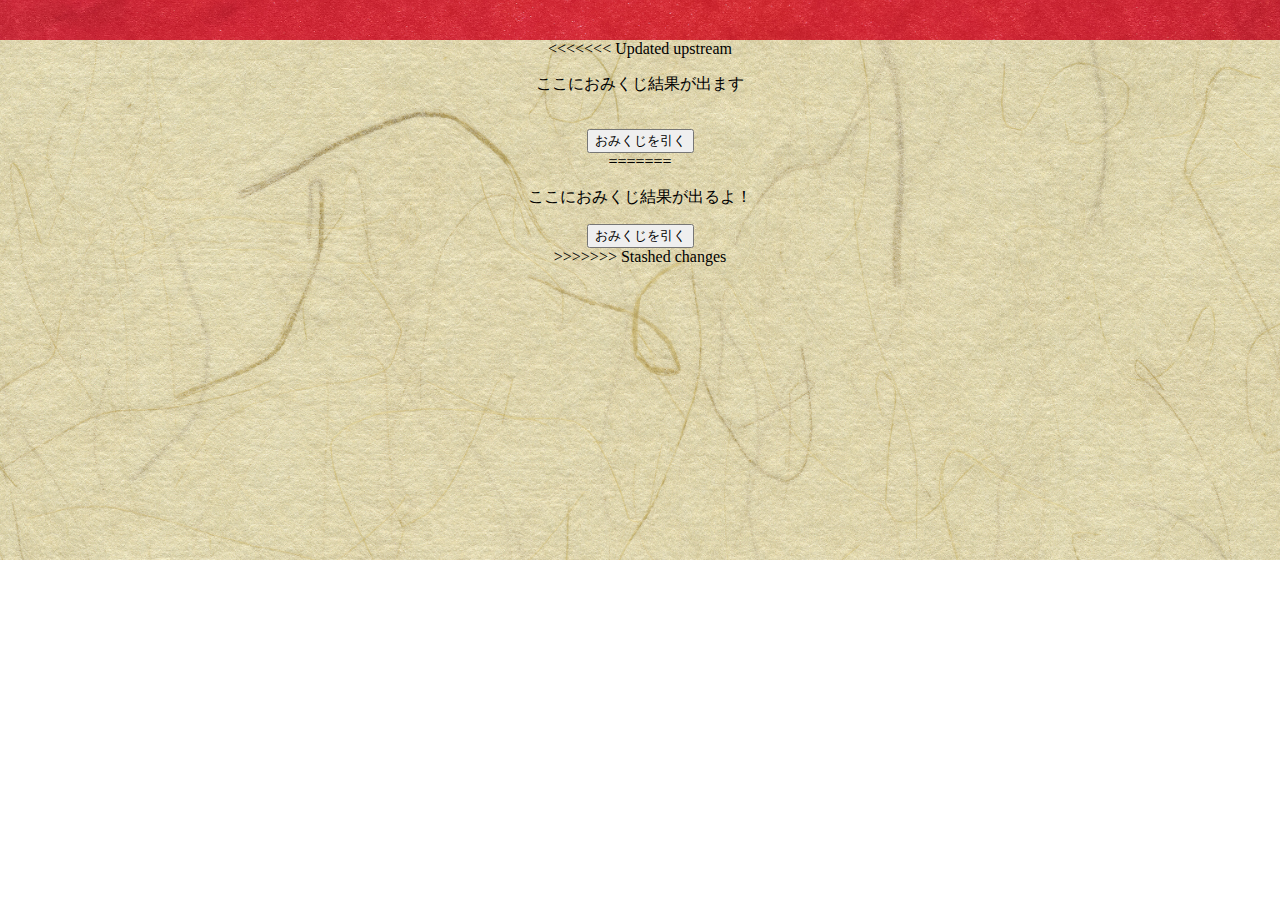
<file: index.html>
<!DOCTYPE html>
<html>
<head>
    <meta charset="UTF-8">
    <title>おみくじ</title>
    <meta name="description" content="ページの概要">
    <meta name="viewport" content="width=device-width">
    <link href="css/index.css" rel="stylesheet">
    <link href="https://fonts.googleapis.com/css2?family=Zen+Kurenaido&family=Zen+Maru+Gothic&family=Dela+Gothic+One&family=Cherry+Bomb+One&family=Kaisei+Decol&display=swap" rel="stylesheet">
</head>
<body>
    <header class="header"></header>

    <main class="main">
<<<<<<< Updated upstream
        <p class="result">ここにおみくじ結果が出ます</p>
        <a class="shrine-link" href="#" target="_blank" style="display: none;">おすすめの神社はこちら</a>
    <br>
        <button id="draw-button">おみくじを引く</button>
    </main>

=======
        <div class="background-image"></div>

        <div class="result-container">
            <p class="result">ここにおみくじ結果が出るよ！</p>
            <div class="shrine-info" style="display: none;">
                <h2 class="shrine-name">神社名</h2>
                <p class="shrine-description">ここに説明が入るよ</p>
                <a class="shrine-link" href="#" target="_blank">神社の公式サイトへ</a>
            </div>
            <button id="draw-button">おみくじを引く</button>
        </div>
    </main>



>>>>>>> Stashed changes
    <footer class="footer"></footer>

    <script src="js/index.js"></script>
</body>
</html>
</file>
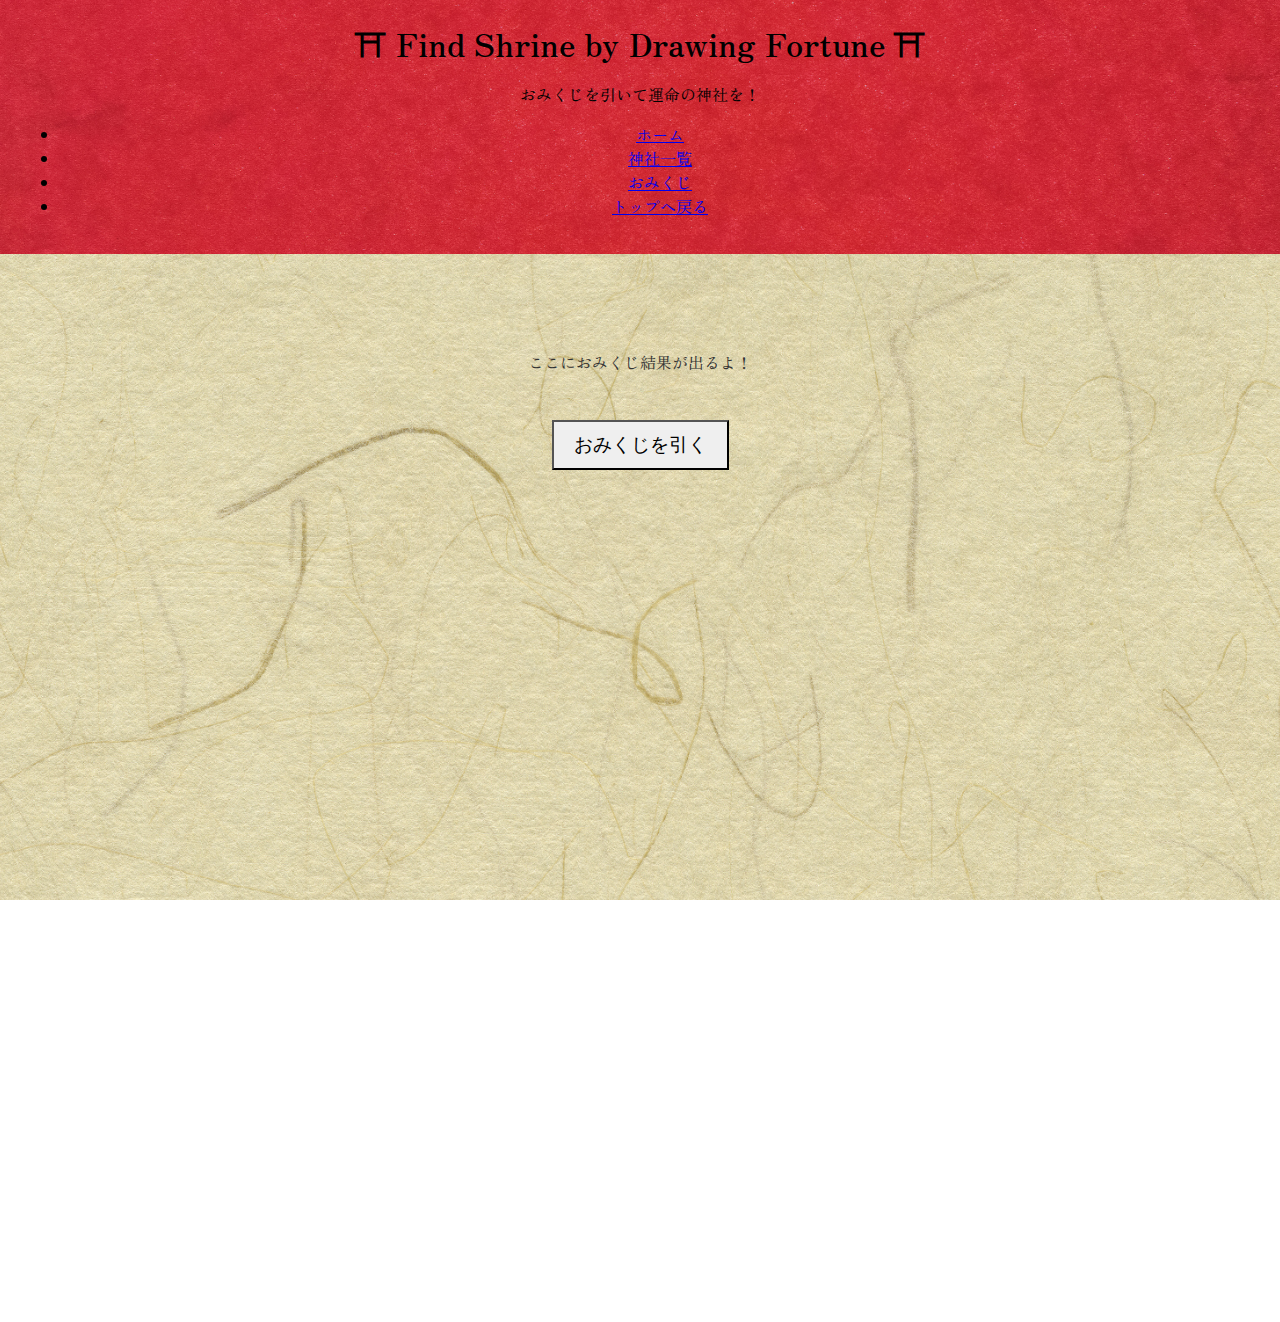
<file: omikuji.html>
<!DOCTYPE html>
<html>
<head>
    <meta charset="UTF-8">
    <title>おみくじ</title>
    <meta name="description" content="おみくじを引いて神社を探そう！">
    <meta name="viewport" content="width=device-width">
    <link href="css/omikuji.css" rel="stylesheet">
    <link href="https://fonts.googleapis.com/css2?family=Zen+Kurenaido&family=Zen+Maru+Gothic&family=Dela+Gothic+One&family=Cherry+Bomb+One&family=Kaisei+Decol&display=swap" rel="stylesheet">
    <link href="https://fonts.googleapis.com/css2?family=Dela+Gothic+One&family=Kaisei+Decol&family=Yuji+Boku&display=swap" rel="stylesheet">
    <link href="https://fonts.googleapis.com/css2?family=Zen+Old+Mincho&display=swap" rel="stylesheet">
    <link rel="icon" href="img/omikujikun.png" type="image/png">
</head>
<body>
    <header>
        <h1 id="clickable-title">⛩ Find Shrine by Drawing Fortune ⛩</h1>
        <p class="sub">おみくじを引いて運命の神社を！</p>
    
    <!-- ハンバーガー -->
    <div class="hamburger" id="hamburger">
        <span></span>
        <span></span>
        <span></span>
    </div>

    <!-- オーバーレイ（暗背景） -->
    <div class="overlay" id="overlay"></div>

    <!-- スライドメニュー -->
    <nav class="side-menu" id="side-menu">
        <ul>
            <li><a href="index.html">ホーム</a></li>
            <li><a href="shrine-list.html">神社一覧</a></li>
            <li><a href="omikuji.html">おみくじ</a></li>
            <li><a href="#top">トップへ戻る</a></li>
        </ul>
    </nav>
    </header>
 
    <main class="main">
        <div class="background-image"></div>

        <div class="result-container">
            <p class="result">ここにおみくじ結果が出るよ！</p>
            <div class="shrine-info" style="display: none;">
                <h2 class="shrine-name">神社名</h2>
                <p class="shrine-description">ここに説明が入るよ</p>
                <a class="shrine-link" href="#" target="_blank">神社の公式サイトへ</a>
            </div>
            <button id="draw-button">おみくじを引く</button>
        </div>
        <!-- くじアニメーション -->
        <div class="omikuji-loading" style="display: none;">
            <p class="omikuji-rolling">おみくじを引いています…</p>
        </div>

    </main>

   <footer class="site-footer">
    <div class="footer-inner">
        <p>2025 六根清浄. All rights reserved.</p>
        <ul class="footer-links">
        <li><a href="index.html">ホーム</a></li>
        <li><a href="shrine-list.html">神社一覧</a></li>
        <li><a href="omikuji.html">おみくじ</a></li>
        <li><a href="#top">トップへ戻る</a></li>
        </ul>
    </div>
    </footer>

    <script src="js/index.js"></script>
    <script>
        document.getElementById("clickable-title").addEventListener("click", function () {
            // クリック時の動作
            window.location.href = "index.html";
        });
    </script>
    <script>
    const hamburger = document.getElementById('hamburger');
    const sideMenu = document.getElementById('side-menu');
    const overlay = document.getElementById('overlay');

    hamburger.addEventListener('click', () => {
        sideMenu.classList.toggle('open');
        overlay.classList.toggle('show');
    });

    overlay.addEventListener('click', () => {
        sideMenu.classList.remove('open');
        overlay.classList.remove('show');
    });
    </script>
</body>
</html>
</file>
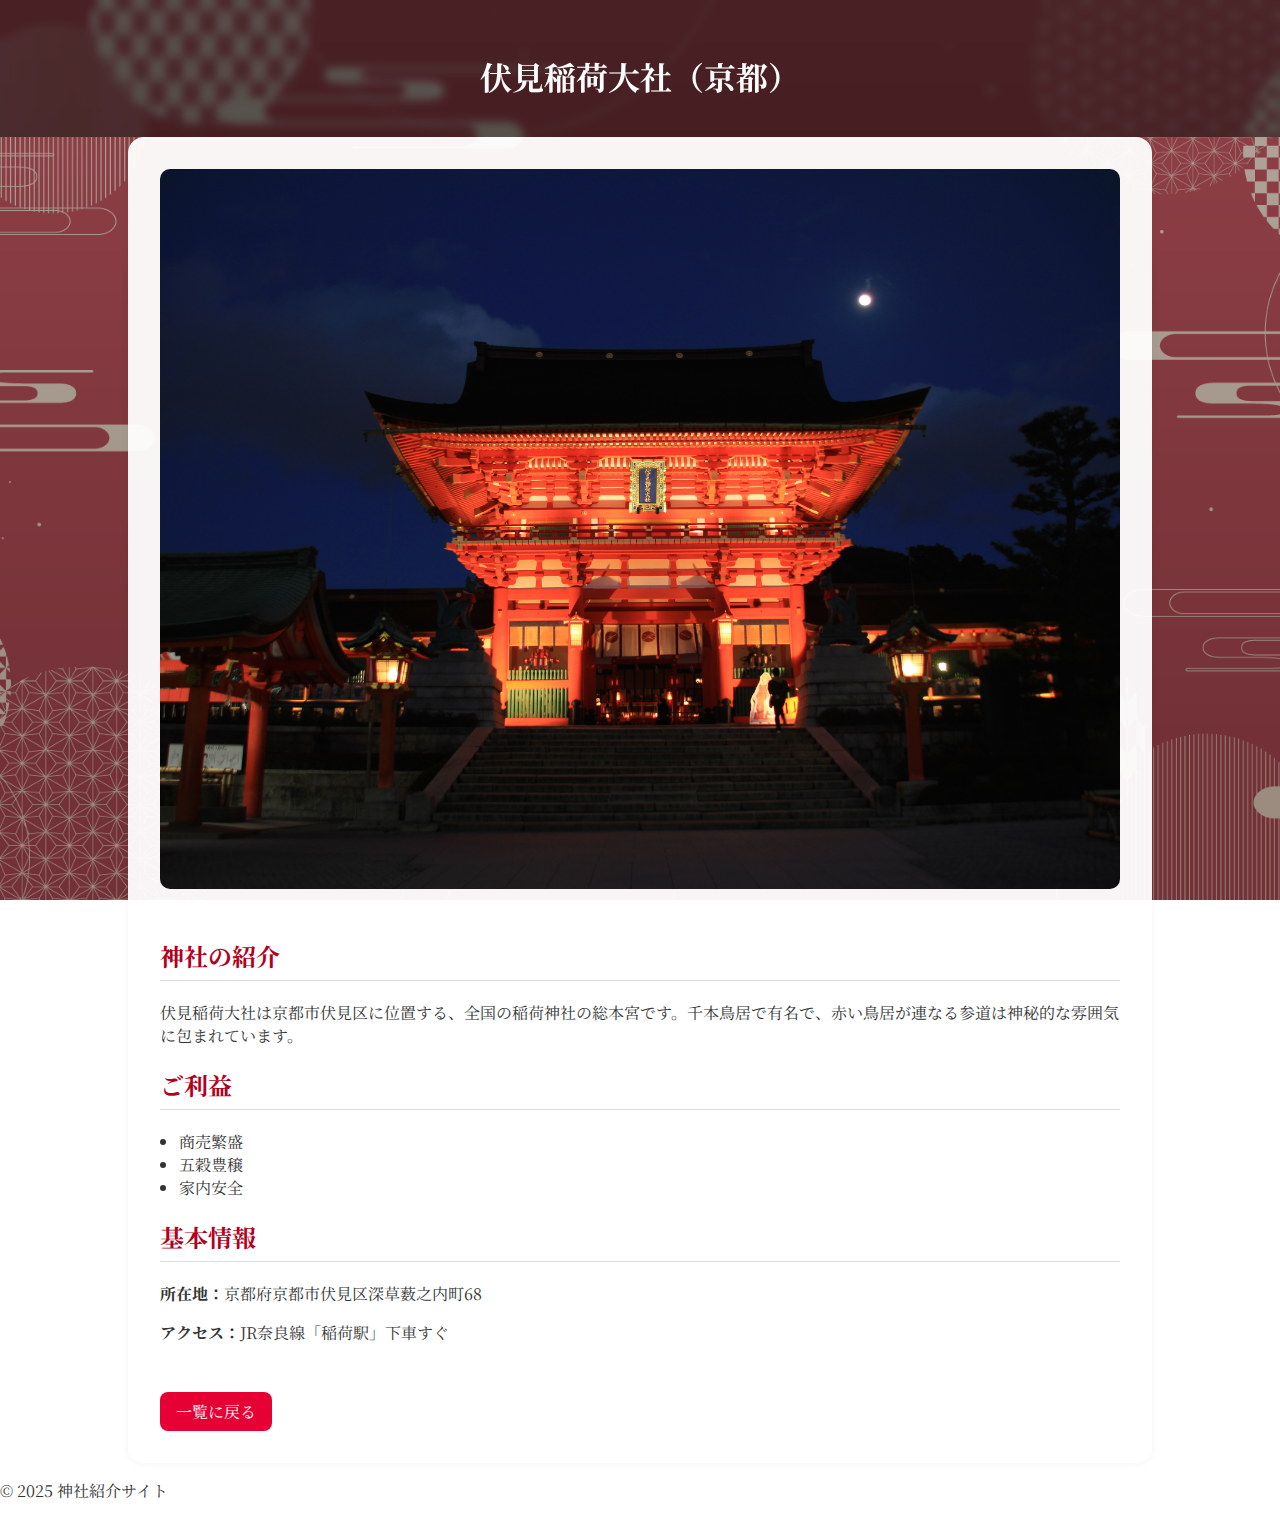
<file: introduction-shrines/fushimi2.html>
<!DOCTYPE html>
<html lang="ja">
<head>
  <meta charset="UTF-8">
  <title>伏見稲荷大社（京都） - 神社紹介</title>
  <link rel="stylesheet" href="../css/shrine-detail.css">
  <link href="https://fonts.googleapis.com/css2?family=Noto+Serif+JP:wght@500&display=swap" rel="stylesheet">
</head>
<body>
  <header>
    <h1>伏見稲荷大社（京都）</h1>
  </header>
  <main>
    <img src="../img/fushimi.jpg" alt="伏見稲荷大社" class="main-image">
    <section class="description">
      <h2>神社の紹介</h2>
      <p>伏見稲荷大社は京都市伏見区に位置する、全国の稲荷神社の総本宮です。千本鳥居で有名で、赤い鳥居が連なる参道は神秘的な雰囲気に包まれています。</p>
      <h2>ご利益</h2>
      <ul>
        <li>商売繁盛</li>
        <li>五穀豊穣</li>
        <li>家内安全</li>
      </ul>
      <h2>基本情報</h2>
      <p><strong>所在地：</strong>京都府京都市伏見区深草薮之内町68</p>
      <p><strong>アクセス：</strong>JR奈良線「稲荷駅」下車すぐ</p>
    </section>
    <a href="shrine-list.html" class="back-button">一覧に戻る</a>
  </main>
  <footer>
    <p>&copy; 2025 神社紹介サイト</p>
  </footer>
</body>
</html>
</file>
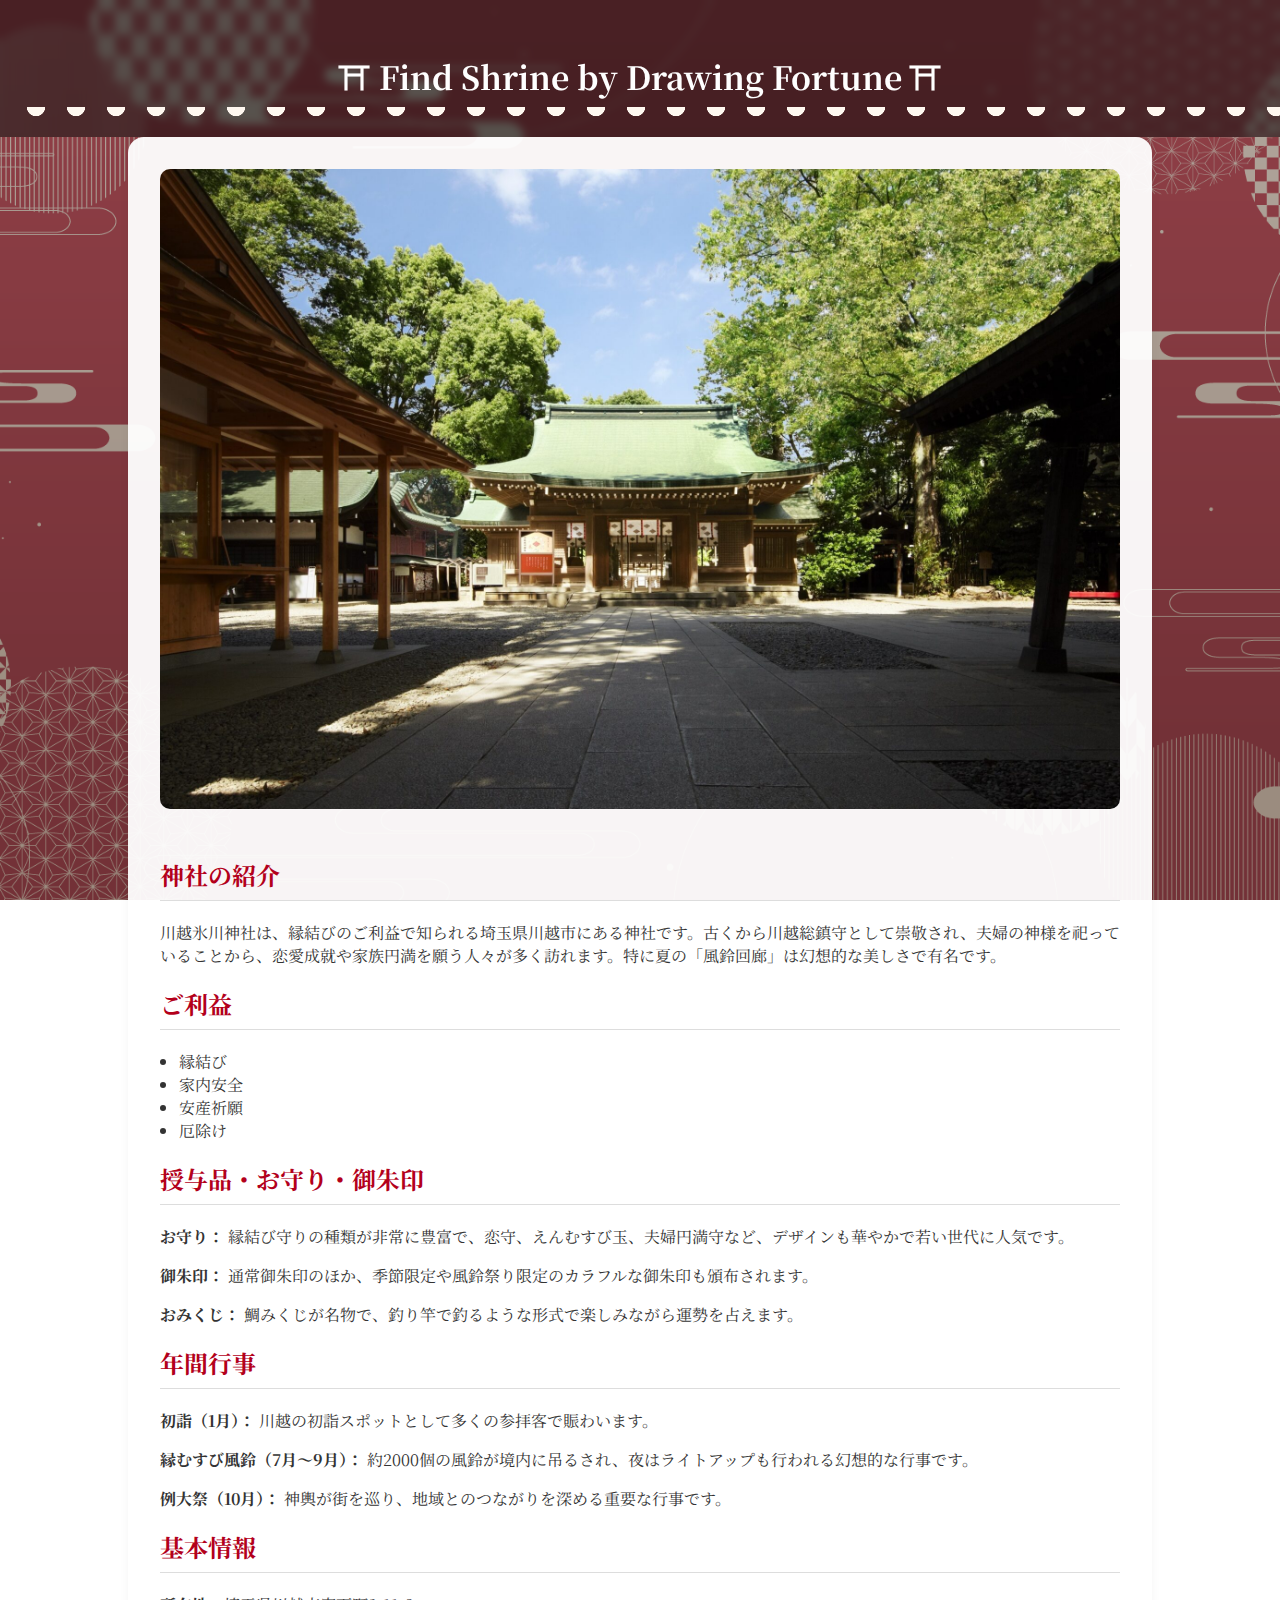
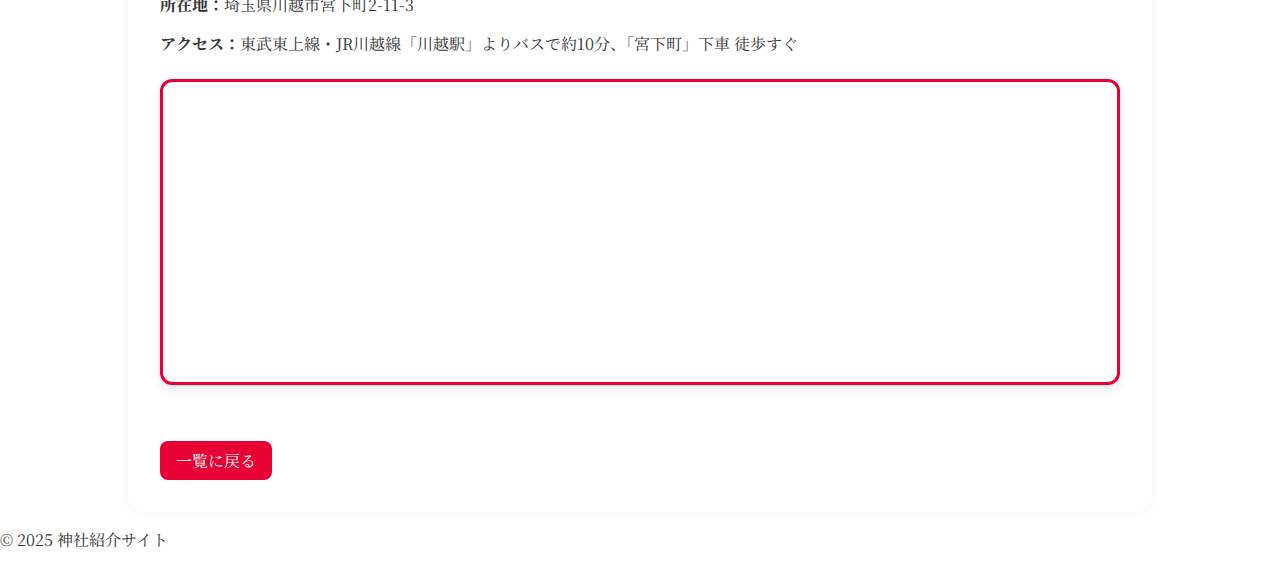
<file: introduction-shrines/kawagoe2.html>
<!-- 川越氷川神社（kawagoe2.html） 拡張版 -->
<!DOCTYPE html>
<html lang="ja">
<head>
  <meta charset="UTF-8">
  <title>川越氷川神社（埼玉） - 神社紹介</title>
  <link rel="stylesheet" href="../css/shrine-detail.css">
  <link href="https://fonts.googleapis.com/css2?family=Noto+Serif+JP:wght@500&display=swap" rel="stylesheet">
</head>
<body>
  <header>
    <div class="header">
      <h1><a href="../index.html">⛩ Find Shrine by Drawing Fortune ⛩</a></h1>
      <h2></h2>
    </div>
    <div class="wave"></div>
  </header>
  <main>
    <img src="../img/kawagoe.jpg" alt="川越氷川神社" class="main-image">
    <section class="description">
      <h2>神社の紹介</h2>
      <p>川越氷川神社は、縁結びのご利益で知られる埼玉県川越市にある神社です。古くから川越総鎮守として崇敬され、夫婦の神様を祀っていることから、恋愛成就や家族円満を願う人々が多く訪れます。特に夏の「風鈴回廊」は幻想的な美しさで有名です。</p>

      <h2>ご利益</h2>
      <ul>
        <li>縁結び</li>
        <li>家内安全</li>
        <li>安産祈願</li>
        <li>厄除け</li>
      </ul>

      <h2>授与品・お守り・御朱印</h2>
      <p><strong>お守り：</strong> 縁結び守りの種類が非常に豊富で、恋守、えんむすび玉、夫婦円満守など、デザインも華やかで若い世代に人気です。</p>
      <p><strong>御朱印：</strong> 通常御朱印のほか、季節限定や風鈴祭り限定のカラフルな御朱印も頒布されます。</p>
      <p><strong>おみくじ：</strong> 鯛みくじが名物で、釣り竿で釣るような形式で楽しみながら運勢を占えます。</p>

      <h2>年間行事</h2>
      <p><strong>初詣（1月）：</strong> 川越の初詣スポットとして多くの参拝客で賑わいます。</p>
      <p><strong>縁むすび風鈴（7月〜9月）：</strong> 約2000個の風鈴が境内に吊るされ、夜はライトアップも行われる幻想的な行事です。</p>
      <p><strong>例大祭（10月）：</strong> 神輿が街を巡り、地域とのつながりを深める重要な行事です。</p>

      <h2>基本情報</h2>
      <p><strong>所在地：</strong>埼玉県川越市宮下町2-11-3</p>
      <p><strong>アクセス：</strong>東武東上線・JR川越線「川越駅」よりバスで約10分、「宮下町」下車 徒歩すぐ</p>

      <div class="map-container">
        <iframe
          src="https://www.google.com/maps/embed?pb=!1m18!1m12!1m3!1d3247.239778651893!2d139.47594497575394!3d35.91407977252688!2m3!1f0!2f0!3f0!3m2!1i1024!2i768!4f13.1!3m3!1m2!1s0x6018cd45699a4f99%3A0xa9cf7b123b5d9aa8!2z5bed5bed5rGg6Iqx5a2m!5e0!3m2!1sja!2sjp!4v1721455822706!5m2!1sja!2sjp"
          allowfullscreen
          loading="lazy"
          referrerpolicy="no-referrer-when-downgrade">
        </iframe>
      </div>

    </section>
    <a href="../shrine-list.html" class="back-button">一覧に戻る</a>
  </main>
  <footer>
    <p>&copy; 2025 神社紹介サイト</p>
  </footer>
</body>
</html>
</file>
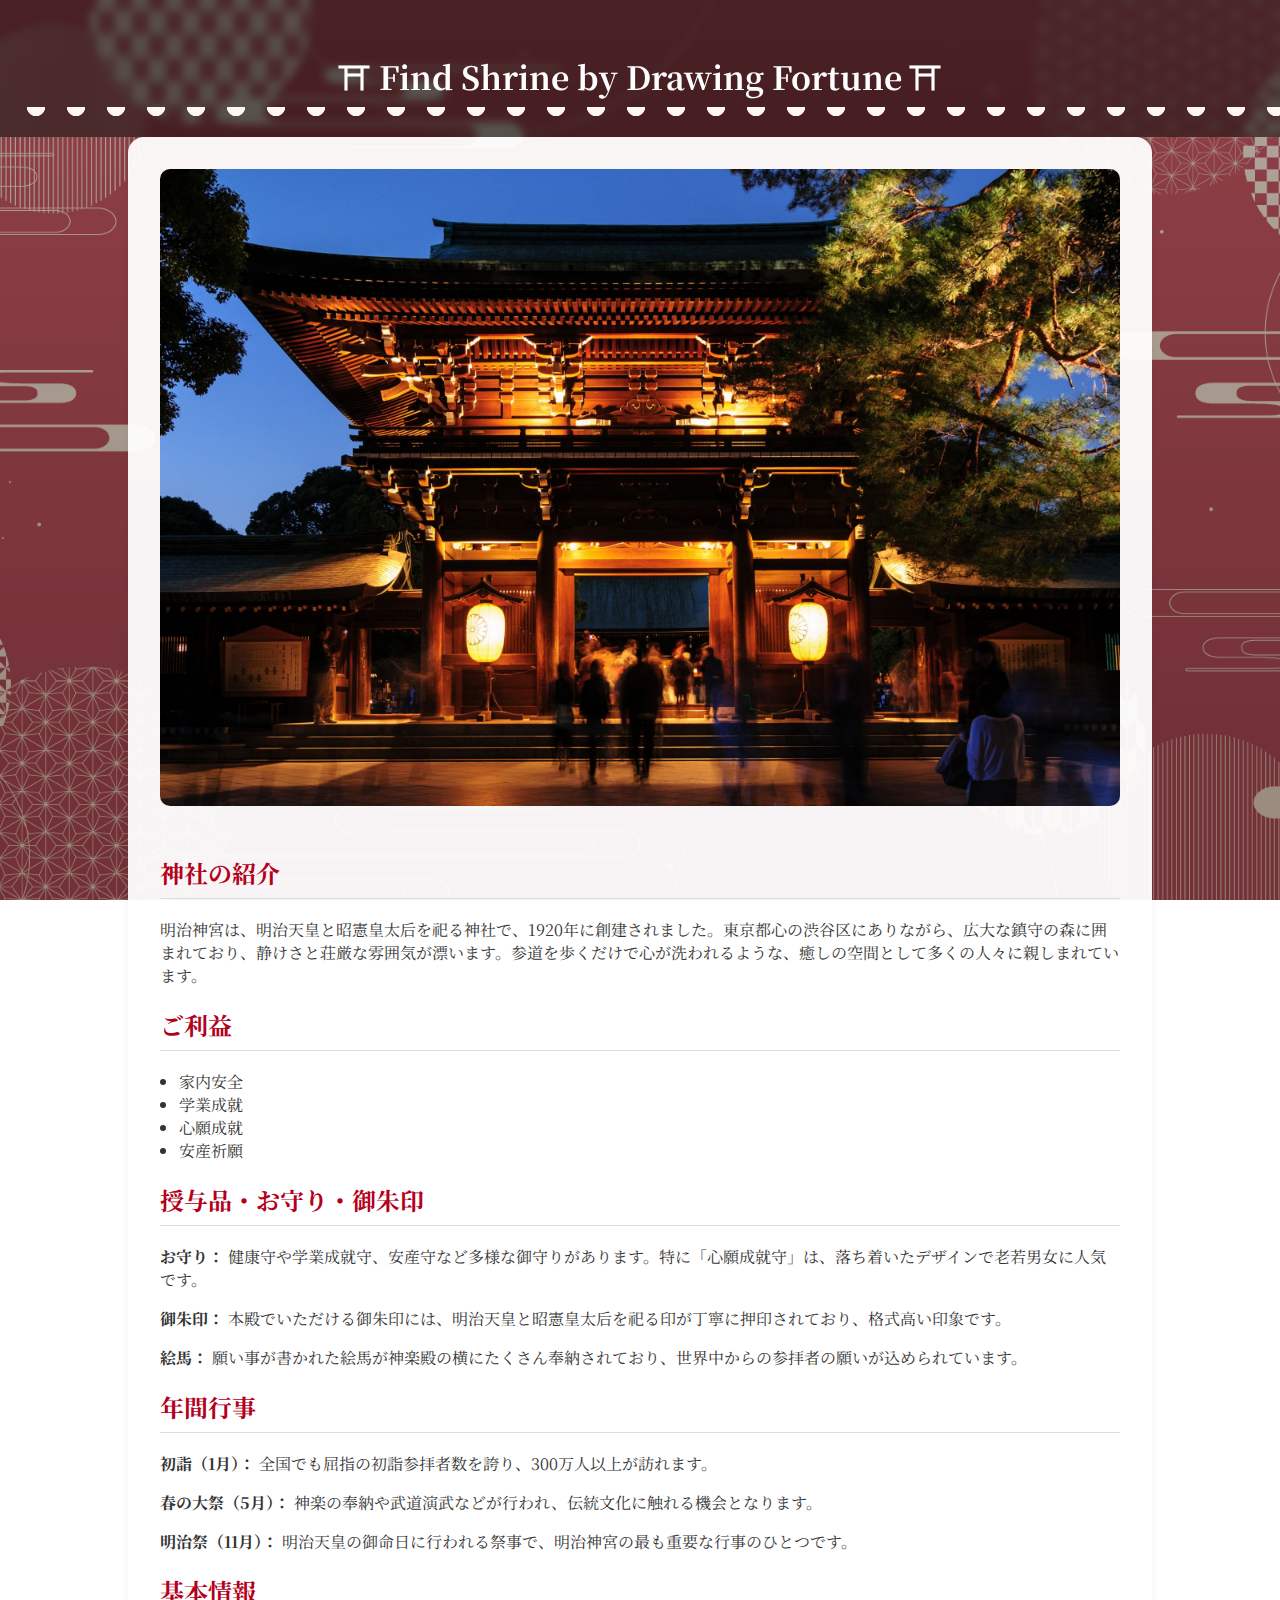
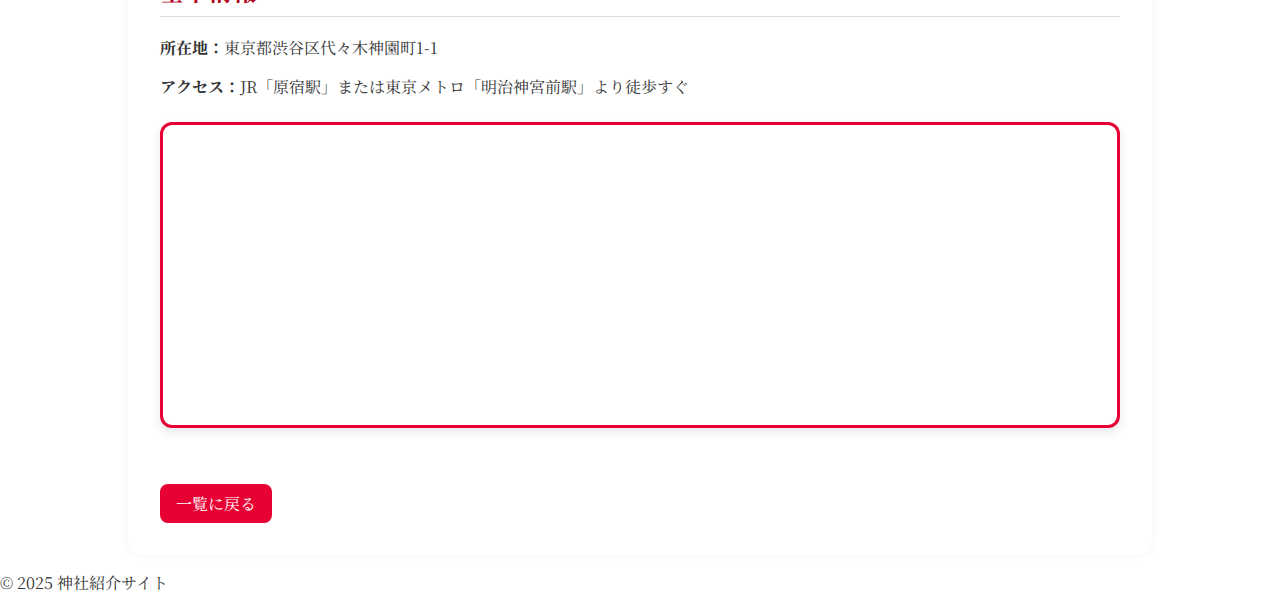
<file: introduction-shrines/meiji2.html>
<!DOCTYPE html>
<html lang="ja">
<head>
  <meta charset="UTF-8">
  <title>明治神宮（東京） - 神社紹介</title>
  <link rel="stylesheet" href="../css/shrine-detail.css">
  <link href="https://fonts.googleapis.com/css2?family=Noto+Serif+JP:wght@500&display=swap" rel="stylesheet">
</head>
<body>
  <header>
    <div class="header">
      <h1><a href="../index.html">⛩ Find Shrine by Drawing Fortune ⛩</a></h1>
      <h2></h2>
    </div>
    <div class="wave"></div>
  </header>
  <main>
    <img src="../img/meiji.jpg" alt="明治神宮" class="main-image">
    <section class="description">
      <h2>神社の紹介</h2>
      <p>明治神宮は、明治天皇と昭憲皇太后を祀る神社で、1920年に創建されました。東京都心の渋谷区にありながら、広大な鎮守の森に囲まれており、静けさと荘厳な雰囲気が漂います。参道を歩くだけで心が洗われるような、癒しの空間として多くの人々に親しまれています。</p>

      <h2>ご利益</h2>
      <ul>
        <li>家内安全</li>
        <li>学業成就</li>
        <li>心願成就</li>
        <li>安産祈願</li>
      </ul>

      <h2>授与品・お守り・御朱印</h2>
      <p><strong>お守り：</strong> 健康守や学業成就守、安産守など多様な御守りがあります。特に「心願成就守」は、落ち着いたデザインで老若男女に人気です。</p>
      <p><strong>御朱印：</strong> 本殿でいただける御朱印には、明治天皇と昭憲皇太后を祀る印が丁寧に押印されており、格式高い印象です。</p>
      <p><strong>絵馬：</strong> 願い事が書かれた絵馬が神楽殿の横にたくさん奉納されており、世界中からの参拝者の願いが込められています。</p>

      <h2>年間行事</h2>
      <p><strong>初詣（1月）：</strong> 全国でも屈指の初詣参拝者数を誇り、300万人以上が訪れます。</p>
      <p><strong>春の大祭（5月）：</strong> 神楽の奉納や武道演武などが行われ、伝統文化に触れる機会となります。</p>
      <p><strong>明治祭（11月）：</strong> 明治天皇の御命日に行われる祭事で、明治神宮の最も重要な行事のひとつです。</p>

      <h2>基本情報</h2>
      <p><strong>所在地：</strong>東京都渋谷区代々木神園町1-1</p>
      <p><strong>アクセス：</strong>JR「原宿駅」または東京メトロ「明治神宮前駅」より徒歩すぐ</p>

      <div class="map-container">
        <iframe
          src="https://www.google.com/maps/embed?pb=!1m18!1m12!1m3!1d3241.122398465979!2d139.69633007576128!3d35.67639817258537!2m3!1f0!2f0!3f0!3m2!1i1024!2i768!4f13.1!3m3!1m2!1s0x60188ca974f364f3%3A0xf754cb7e25b2c99f!2z5ZCI5p2R5Z-O5aSn!5e0!3m2!1sja!2sjp!4v1721455866703!5m2!1sja!2sjp"
          allowfullscreen
          loading="lazy"
          referrerpolicy="no-referrer-when-downgrade">
        </iframe>
      </div>

    </section>
    <a href="../shrine-list.html" class="back-button">一覧に戻る</a>
  </main>
  <footer>
    <p>&copy; 2025 神社紹介サイト</p>
  </footer>
</body>
</html>
</file>
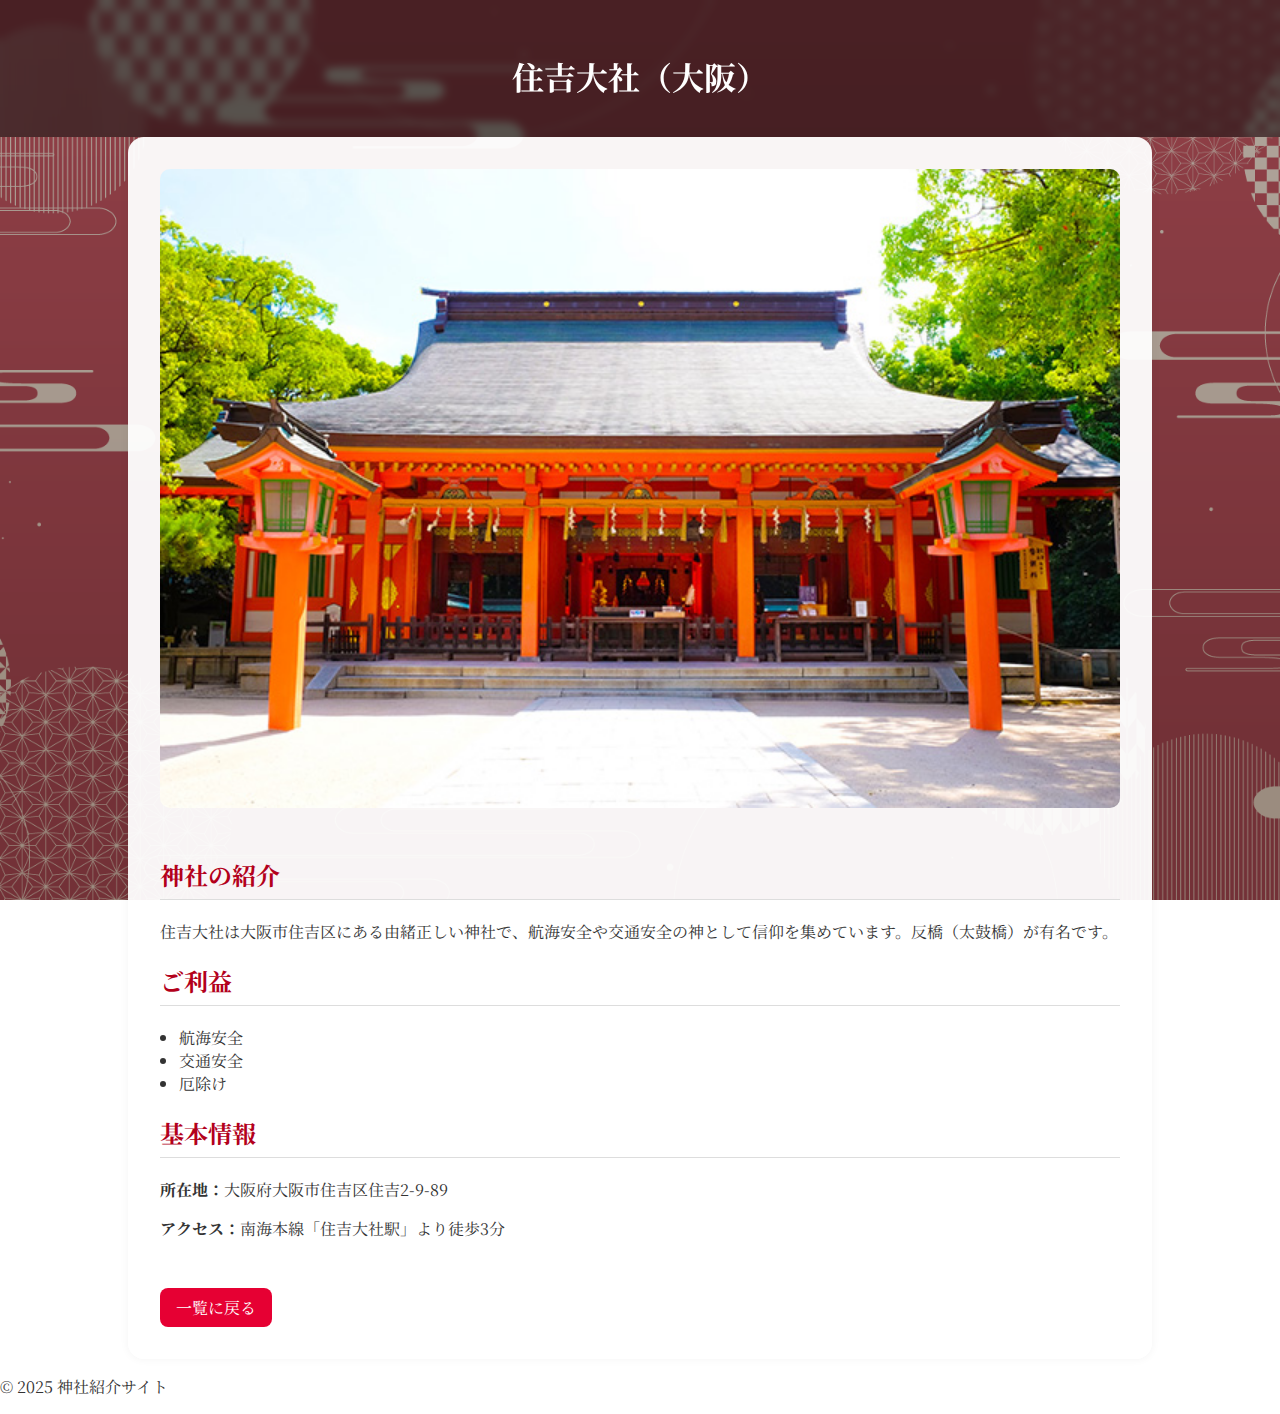
<file: introduction-shrines/sumiyoshi2.html>
<!DOCTYPE html>
<html lang="ja">
<head>
  <meta charset="UTF-8">
  <title>住吉大社（大阪） - 神社紹介</title>
  <link rel="stylesheet" href="../css/shrine-detail.css">
  <link href="https://fonts.googleapis.com/css2?family=Noto+Serif+JP:wght@500&display=swap" rel="stylesheet">
</head>
<body>
  <header>
    <h1>住吉大社（大阪）</h1>
  </header>
  <main>
    <img src="../img/sumiyoshi.jpg" alt="住吉大社" class="main-image">
    <section class="description">
      <h2>神社の紹介</h2>
      <p>住吉大社は大阪市住吉区にある由緒正しい神社で、航海安全や交通安全の神として信仰を集めています。反橋（太鼓橋）が有名です。</p>
      <h2>ご利益</h2>
      <ul>
        <li>航海安全</li>
        <li>交通安全</li>
        <li>厄除け</li>
      </ul>
      <h2>基本情報</h2>
      <p><strong>所在地：</strong>大阪府大阪市住吉区住吉2-9-89</p>
      <p><strong>アクセス：</strong>南海本線「住吉大社駅」より徒歩3分</p>
    </section>
    <a href="shrine-list.html" class="back-button">一覧に戻る</a>
  </main>
  <footer>
    <p>&copy; 2025 神社紹介サイト</p>
  </footer>
</body>
</html>
</file>
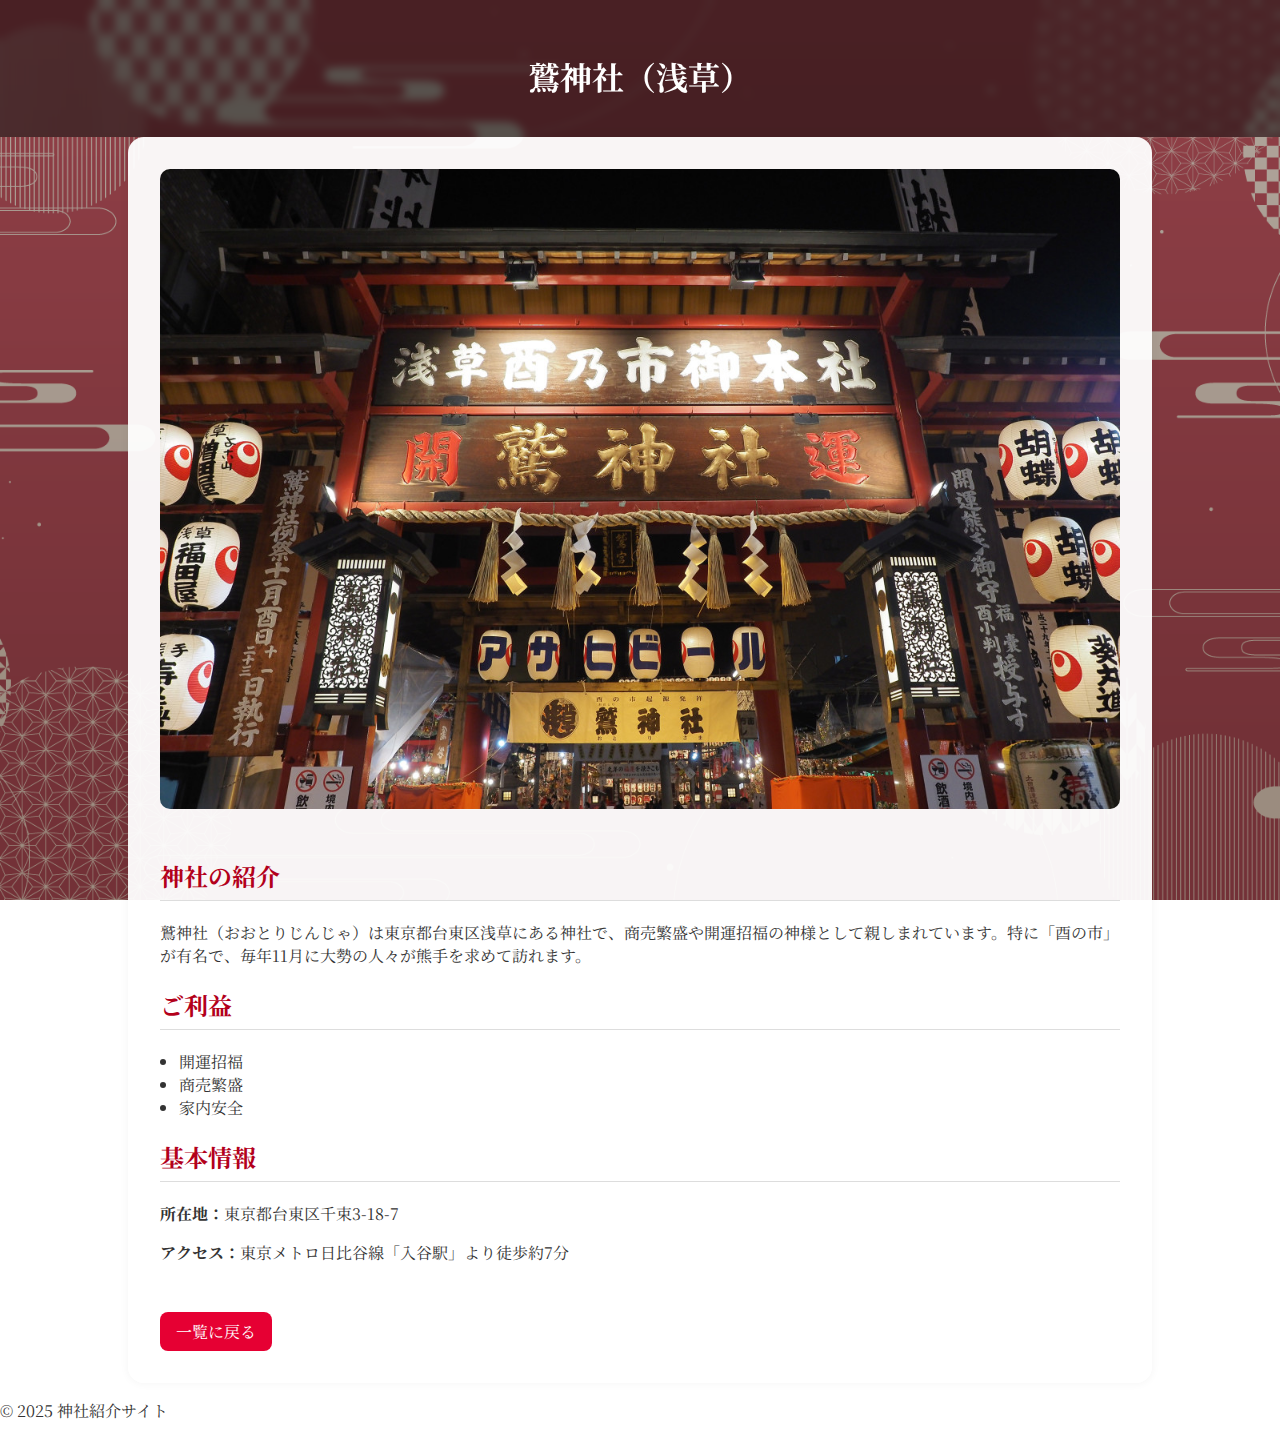
<file: introduction-shrines/washi2.html>
<!DOCTYPE html>
<html lang="ja">
<head>
  <meta charset="UTF-8">
  <title>鷲神社（浅草） - 神社紹介</title>
  <link rel="stylesheet" href="../css/shrine-detail.css">
  <link href="https://fonts.googleapis.com/css2?family=Noto+Serif+JP:wght@500&display=swap" rel="stylesheet">
</head>
<body>
  <header>
    <h1>鷲神社（浅草）</h1>
  </header>
  <main>
    <img src="../img/washi.jpg" alt="鷲神社" class="main-image">
    <section class="description">
      <h2>神社の紹介</h2>
      <p>鷲神社（おおとりじんじゃ）は東京都台東区浅草にある神社で、商売繁盛や開運招福の神様として親しまれています。特に「酉の市」が有名で、毎年11月に大勢の人々が熊手を求めて訪れます。</p>
      <h2>ご利益</h2>
      <ul>
        <li>開運招福</li>
        <li>商売繁盛</li>
        <li>家内安全</li>
      </ul>
      <h2>基本情報</h2>
      <p><strong>所在地：</strong>東京都台東区千束3-18-7</p>
      <p><strong>アクセス：</strong>東京メトロ日比谷線「入谷駅」より徒歩約7分</p>
    </section>
    <a href="../shrine-list.html" class="back-button">一覧に戻る</a>
  </main>
  <footer>
    <p>&copy; 2025 神社紹介サイト</p>
  </footer>
</body>
</html>
</file>
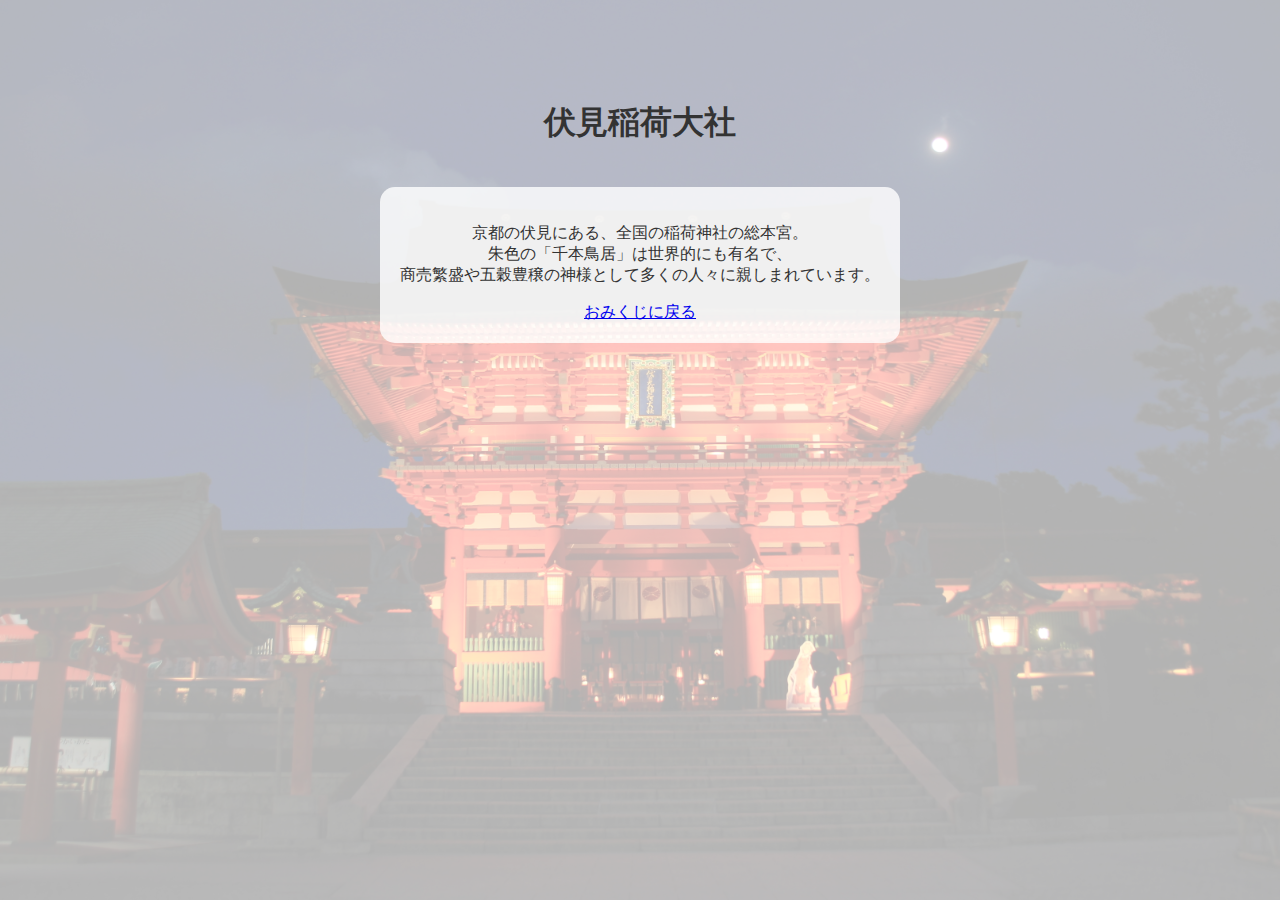
<file: shrine/fushimi.html>
<!DOCTYPE html>
<html lang="ja">
<head>
  <meta charset="UTF-8">
  <title>伏見稲荷大社</title>
  <meta name="viewport" content="width=device-width, initial-scale=1">
  <link rel="stylesheet" href="../css/omikuji_result.css">
  <link href="https://fonts.googleapis.com/css2?family=Zen+Maru+Gothic&display=swap" rel="stylesheet">
</head>
<body>
  <div class="main">
    <!-- 背景画像 -->
    <div class="background-image" style="background-image: url('../img/fushimi.jpg');"></div>

    <div class="result-container">
      <h1>伏見稲荷大社</h1>
      <p id="omikuji-result" style="display: none; font-size: 1.5rem;"></p>

      <div class="shrine-info">
        <p>
          京都の伏見にある、全国の稲荷神社の総本宮。<br>
          朱色の「千本鳥居」は世界的にも有名で、<br>
          商売繁盛や五穀豊穣の神様として多くの人々に親しまれています。
        </p>
        <a href="../omikuji.html">おみくじに戻る</a>
      </div>
    </div>
  </div>

  <script>
    // URLから ?result=◯◯ を取得
    const params = new URLSearchParams(window.location.search);
    const result = params.get("result");

    if (result) {
      const container = document.getElementById("omikuji-result");
      container.textContent = `あなたの運勢は… ${result}！`;
      container.style.display = "block";
      if (result.includes('大吉')) {
        container.classList.add("big-daikichi");
      }
    }
  </script>
</body>
</html>
</file>
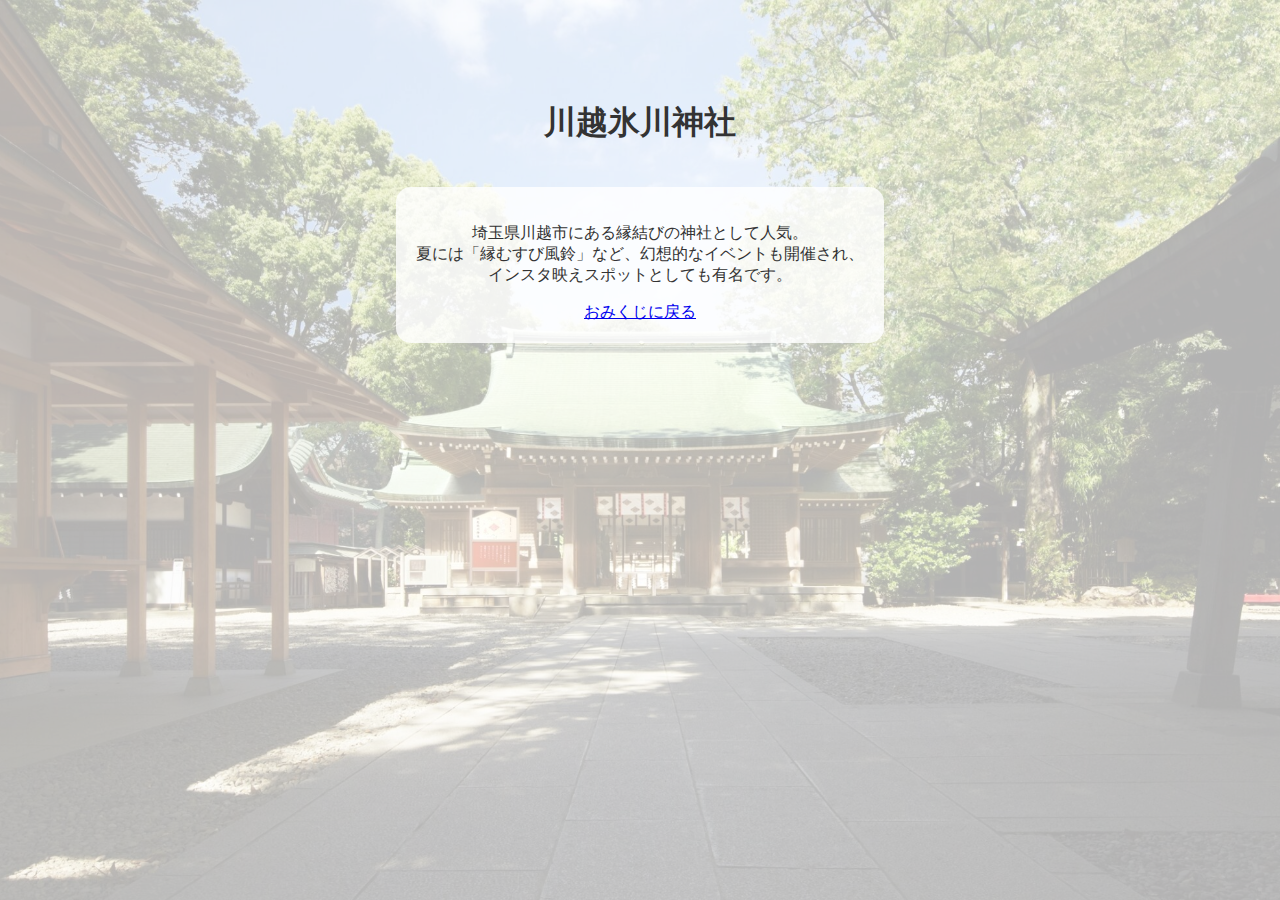
<file: shrine/kawagoe.html>
<!DOCTYPE html>
<html lang="ja">
<head>
  <meta charset="UTF-8">
  <title>川越氷川神社</title>
  <meta name="viewport" content="width=device-width, initial-scale=1">
  <link rel="stylesheet" href="../css/omikuji_result.css">
  <link href="https://fonts.googleapis.com/css2?family=Zen+Maru+Gothic&display=swap" rel="stylesheet">
</head>
<body>
  <div class="main">
    <!-- 背景画像 -->
    <div class="background-image" style="background-image: url('../img/kawagoe.jpg');"></div>

    <div class="result-container">
      <h1>川越氷川神社</h1>
      <p id="omikuji-result" style="display: none; font-size: 1.5rem;"></p>

      <div class="shrine-info">
        <p>
          埼玉県川越市にある縁結びの神社として人気。<br>
          夏には「縁むすび風鈴」など、幻想的なイベントも開催され、<br>
          インスタ映えスポットとしても有名です。
        </p>
        <a href="../omikuji.html">おみくじに戻る</a>
      </div>
    </div>
  </div>

  <script>
    // URLから ?result=◯◯ を取得
    const params = new URLSearchParams(window.location.search);
    const result = params.get("result");

    if (result) {
      const container = document.getElementById("omikuji-result");
      container.textContent = `あなたの運勢は… ${result}！`;
      container.style.display = "block";
      if (result.includes('大吉')) {
        container.classList.add("big-daikichi");
      }
    }
  </script>
</body>
</html>
</file>
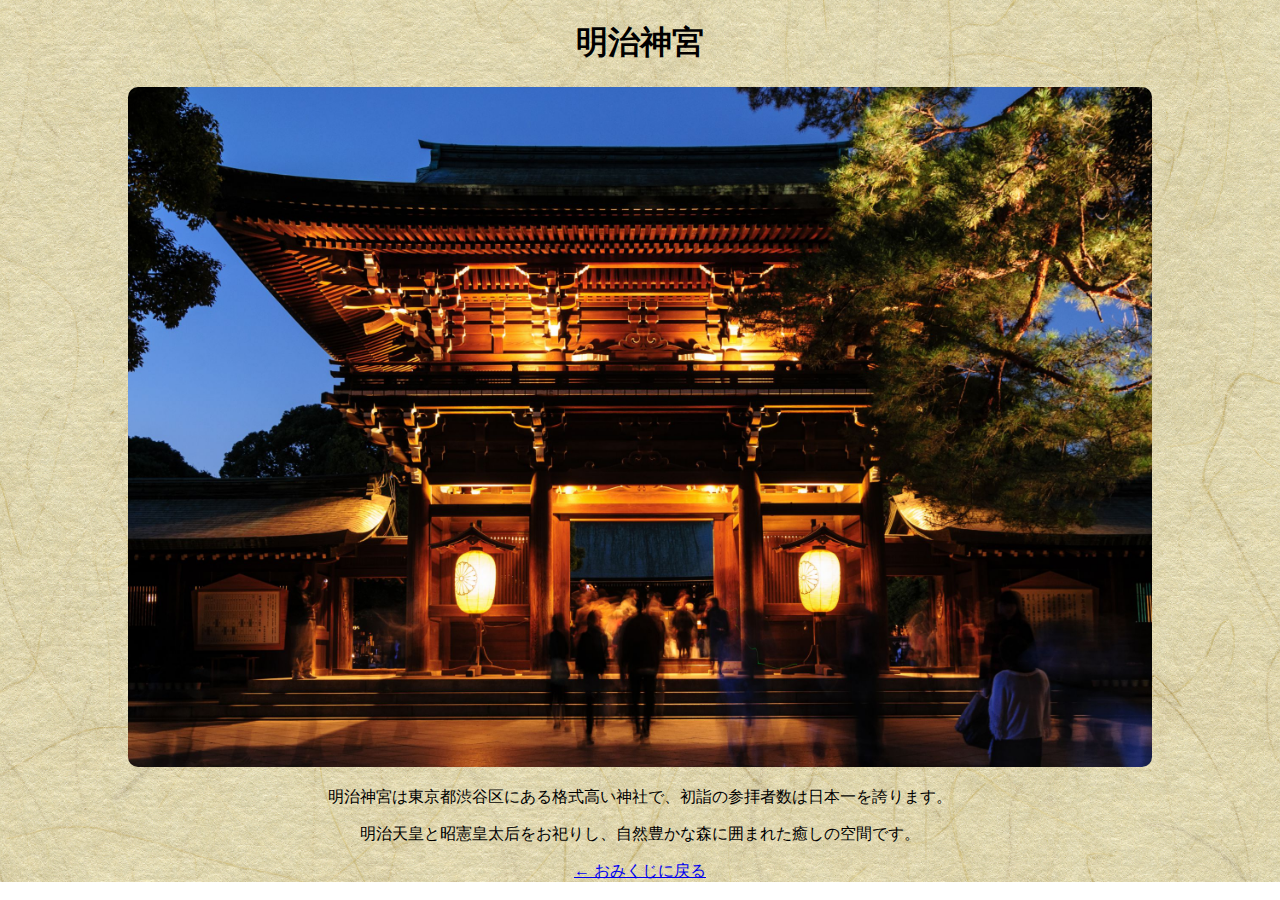
<file: shrine/meiji.html>
<!DOCTYPE html>
<html lang="ja">
<head>
    <meta charset="UTF-8">
    <title>明治神宮</title>
    <meta name="viewport" content="width=device-width">
    <link rel="stylesheet" href="../css/index.css">
</head>
<body>
    <main class="main">
        <h1>明治神宮</h1>
        <p id="omikuji-result" style="display: none; font-weight: bold; font-size: 1.5rem; color: crimson;"></p>

        <img src="../img/meiji.jpg" alt="明治神宮" style="max-width: 80%; border-radius: 10px;">
        <p>明治神宮は東京都渋谷区にある格式高い神社で、初詣の参拝者数は日本一を誇ります。</p>
        <p>明治天皇と昭憲皇太后をお祀りし、自然豊かな森に囲まれた癒しの空間です。</p>
        <a href="../index.html">← おみくじに戻る</a>
    </main>
</body>
<script>
  // URLから ?result=◯◯ を取得
  const params = new URLSearchParams(window.location.search);
  const result = params.get("result");

  if (result) {
    const container = document.getElementById("omikuji-result");
    container.textContent = `あなたの運勢は… ${result}！`;
    container.style.display = "block";
  }
</script>
</html>
</file>
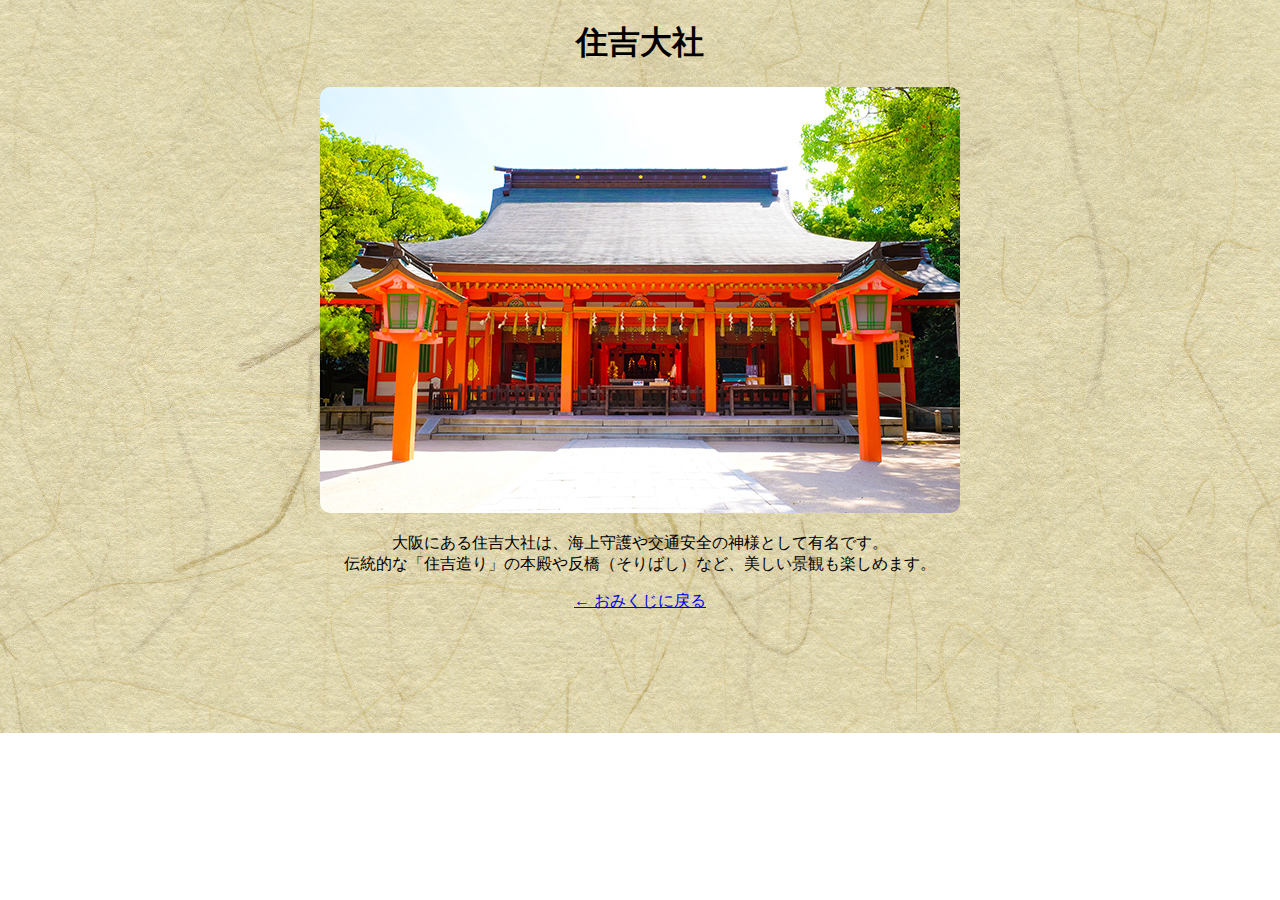
<file: shrine/sumiyoshi.html>
<!DOCTYPE html>
<html lang="ja">
<head>
    <meta charset="UTF-8">
    <title>住吉大社</title>
    <meta name="viewport" content="width=device-width">
    <link rel="stylesheet" href="../css/index.css">
</head>
<body>
    <main class="main">
        <h1>住吉大社</h1>
        <p id="omikuji-result" style="display: none; font-weight: bold; font-size: 1.5rem; color: crimson;"></p>
        <img src="../img/sumiyoshi.jpg" alt="住吉大社" style="max-width: 80%; border-radius: 10px;">
        <p>大阪にある住吉大社は、海上守護や交通安全の神様として有名です。<br>
        伝統的な「住吉造り」の本殿や反橋（そりばし）など、美しい景観も楽しめます。</p>
        <a href="../index.html">← おみくじに戻る</a>
    </main>
</body>
<script>
  // URLから ?result=◯◯ を取得
  const params = new URLSearchParams(window.location.search);
  const result = params.get("result");

  if (result) {
    const container = document.getElementById("omikuji-result");
    container.textContent = `あなたの運勢は… ${result}！`;
    container.style.display = "block";
  }
</script>
</html>
</file>
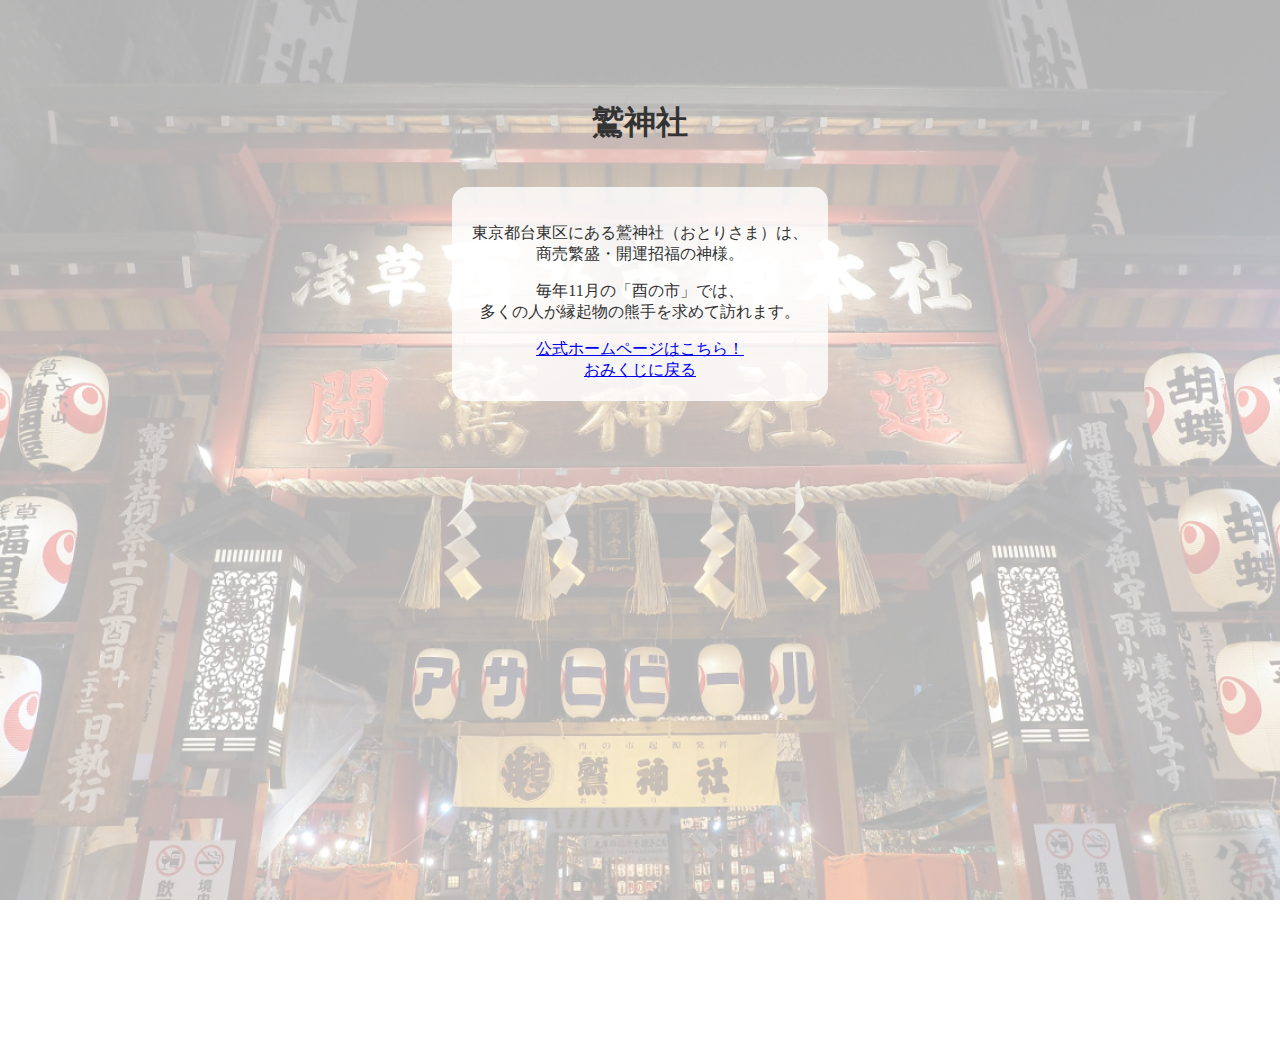
<file: shrine/washi.html>
<!DOCTYPE html>
<html lang="ja">
<head>
  <meta charset="UTF-8">
  <title>鷲神社</title>
  <meta name="viewport" content="width=device-width, initial-scale=1">
  <link rel="stylesheet" href="../css/omikuji_result.css">
  <link href="https://fonts.googleapis.com/css2?family=Zen+Maru+Gothic&display=swap" rel="stylesheet">
</head>
<body>
  <div class="main">
    <!-- 背景画像 -->
    <div class="background-image" style="background-image: url('../img/washi.jpg');"></div>

    <div class="result-container">
      <h1>鷲神社</h1>
      <p id="omikuji-result" style="display: none; font-size: 1.5rem;"></p>

      <div class="shrine-info">
        <p>
          東京都台東区にある鷲神社（おとりさま）は、<br>
          商売繁盛・開運招福の神様。
        </p>
        <p>
          毎年11月の「酉の市」では、<br>
          多くの人が縁起物の熊手を求めて訪れます。
        </p>
        <a href="https://otorisama.or.jp/">公式ホームページはこちら！</a><br>
        <a href="../omikuji.html">おみくじに戻る</a>
      </div>
    </div>
  </div>

  <footer class="site-footer">
    <div class="footer-inner">
        <p>2025 六根清浄. All rights reserved.</p>
        <ul class="footer-links">
        <li><a href="../index.html">ホーム</a></li>
        <li><a href="../shrine-list.html">神社一覧</a></li>
        <li><a href="../omikuji.html">おみくじ</a></li>
        <li><a href="#top">トップへ戻る</a></li>
        </ul>
    </div>
  </footer>

  <script>
    // URLから ?result=◯◯ を取得
    const params = new URLSearchParams(window.location.search);
    const result = params.get("result");

    if (result) {
      const container = document.getElementById("omikuji-result");
      container.textContent = `あなたの運勢は… ${result}！`;
      container.style.display = "block";
      if (result.includes('大吉')) {
        container.classList.add("big-daikichi");
      }
    }
  </script>
</body>
</html>
</file>
<file: css/index.css>
.torii-left {
  border-right: 3px solid #400000;
}

.torii-right {
  border-left: 3px solid #400000;
}

/* 中央のコンテンツ */
.omikuji-area {
  display: flex;
  flex-direction: column;
  gap: 30px;
  padding: 0px;
  flex-grow: 1;
}


body {
  font-family: 'Zen Old Mincho', serif;
  background-image: url("../img/back.jpg");
  background-size: cover;
  background-repeat: no-repeat;
  background-position: center;
  margin: 0;
  padding: 0;
  text-align: center;
}

header {
  background-image: url("../img/header.jpg");
  background-size: cover;
  background-repeat: no-repeat;
  background-position: center;
  padding: 20px;
  color:white;
}

header h1 {
  font-family: 'Zen Old Mincho', serif;
  text-shadow: 2px 2px 0 #000000;
  font-size: 2rem;
  margin: 0;
}

#clickable-title {
  cursor: pointer;
}

.sub {
  font-size: 1.6rem;
  color: #ffffff;
}

.main-visual {
  height: calc(100vh - 80px);
  overflow: hidden;
  background-image: url("../img/main-shrine.jpg");
  background-size: cover;         /* 拡大して全体を覆う */
  background-position: center;    /* 中央に配置 */
  background-repeat: no-repeat;   /* 繰り返しなし */
}

.main-visual img {
  width: 100%;
  height: 100%;
  object-fit: cover;
}

.omikuji-area {
  margin: 0px 0;
  padding-top: 0;
  min-height: 300px;
}

.omikuji-area-title{
  font-family: "Yuji Boku", serif;
  display: flex;
  align-items: center; 
  padding-top: 0px; 
  justify-content: center;
  color: #fff;
  text-shadow: 2px 2px 0 #000000;
  font-size: 1.6em;
  background-image: url("../img/ema.png");
  margin-top: 0;
  margin: 0px auto;
  width: 100%;
  max-width: 130px;
  height: 100px;
  background-size: cover;         /* 拡大して全体を覆う */
  background-position: center;    /* 中央に配置 */
  background-repeat: no-repeat;   /* 繰り返しなし */
}

.omikuji-list {
  display: flex;
  flex-direction: column;
  align-items: stretch;
  gap: 30px;
  padding: 0px;
}

.omikuji-box {
  display: flex;
  align-items: center;
  justify-content: right;
  width: 100%;
  max-width: 500px;
  height: 300px;
  background-image: url("../img/omikuji-box-R.png"); /* 背景あり */
  background-size: cover;
  background-position: center;
  text-decoration: none;
  margin-left: auto;
  margin-right: 0;
  margin-bottom: 60px;
  transition: transform 0.3s ease;
}

.omikuji-box:hover {
  transform: scale(1.05) rotate(-1deg);
}

.omikuji-card {
  display: flex;
  align-items: center;
  justify-content: center;
  width: 100%;
  max-width: 500px;
  height: 300px;
  margin-top: 0;
  background-image: url("../img/omikuji-card-L.png"); /* 背景あり */
  background-size: cover;
  background-position: center;
  text-decoration: none;
  margin: 0;
  transition: transform 0.3s ease;
}

.omikuji-card:hover {
  transform: scale(1.03);
}

.omikuji-card span {
  font-size: 2.6rem;
  font-weight: bold;
  font-family: "Yuji Boku", serif;
  color: #4b0a0a;
  text-shadow: 1px 1px 0 #fff;
  text-align: center;
}

.omikuji-box span {
  font-size: 1.6rem;
  font-weight: bold;
  font-family: "Yuji Boku", serif;
  color: #4b0a0a;
  text-shadow: 1px 1px 0 #fff;
  text-align: center;
}


/* 初期状態 */
.slide-trigger {
  opacity: 0;
}

.slide-left {
  transform: translateX(-80%);
}

.slide-right {
  transform: translateX(80%);
}

/* アニメーション（左右） */
.slide-in-left {
  animation: slideInLeft 0.8s ease-out forwards;
}

.slide-in-right {
  animation: slideInRight 0.8s ease-out forwards;
}

@keyframes slideInLeft {
  0% { transform: translateX(-80%); opacity: 0; }
  100% { transform: translateX(0%); opacity: 1; }
}

@keyframes slideInRight {
  0% { transform: translateX(80%); opacity: 0; }
  100% { transform: translateX(0%); opacity: 1;}
}

@media (min-width: 1200px) {
.torii-top {
  width: 100%;
  max-width: 1800px;
  height: 100px;
  background: linear-gradient(to right, #6b1d1d, #a33333, #6b1d1d);
  box-shadow: 0 4px 4px rgba(0, 0, 0, 0.2);
  margin: 0 auto;
  border-radius: 4px;
  position: relative;
  z-index: 1;
}
.torii-wrapper {
  display: flex;
  justify-content: center;
  align-items: stretch;
  width: 100%;
  max-width: 1200px;
  margin: 0 auto;
}

/* 左右の柱（鳥居風） */
.torii-side {
  position: relative;
  width: 100px;
  background: linear-gradient(to bottom, #b03030, #8e0000);
  border-left: none;
  border-right: none;
  box-shadow: inset -20px 0 10px rgba(0, 0, 0, 0.3),
              inset 15px 0 10px rgba(255, 255, 255, 0.1);
  border-radius: 3px;
}
/*あまりにも重くなりすぎたので非表示*/
/* .torii-top::before {
  content: "";
  position: absolute;
  inset: 0;
  background-image: url("../img/wood-texture_3.jpg");
  background-size: cover;
  opacity: 0.2;
  pointer-events: none;
}

.torii-side::before {
  content: "";
  position: absolute;
  inset: 0;
  background-image: url("../img/wood-texture.jpg");
  background-size: cover;
  opacity: 0.2;
  pointer-events: none;
} */

/* 笠木（上部の太い横棒） */
.kasagi {
  position: absolute;
  top: 0;
  left: -10px;
  width: 120px;
  height: 20px;
  background-color: #3b0e0e;
  border-radius: 4px;
}

/* 貫（中段の横棒） */
.nuki {
  position: absolute;
  top: 80px;
  left: -5px;
  width: 110px;
  height: 10px;
  background-color: #400000;
  border-radius: 2px;
}
/*あまりにも重くなりすぎたので非表示*/
/* .kasagi::before {
  content: "";
  position: absolute;
  inset: 0;
  background-image: url("../img/wood-texture_2.jpg");
  background-size: cover;
  opacity: 0.2;
  pointer-events: none;
}
.nuki::before {
  content: "";
  position: absolute;
  inset: 0;
  background-image: url("../img/wood-texture_2.jpg");
  background-size: cover;
  opacity: 0.2;
  pointer-events: none;
} */
}

.site-footer {
  background: #4b2e2e url("../img/footer-texture.png");
  color: #fff8f0;
  padding: 40px 20px;
  text-align: center;
  font-family: 'Zen Old Mincho', serif;
  border-top: 6px double #bda78e;
}

.footer-inner {
  max-width: 1000px;
  margin: 0 auto;
}

.footer-links {
  list-style: none;
  padding: 0;
  margin-top: 20px;
  display: flex;
  flex-wrap: wrap;
  justify-content: center;
  gap: 20px;
}

.footer-links a {
  color: #fff;
  text-decoration: none;
  transition: color 0.3s;
}

.footer-links a:hover {
  color: #f0c674;
}

/* ハンバーガー */
.hamburger {
  display: none;
  flex-direction: column;
  justify-content: space-between;
  width: 30px;
  height: 25px;
  margin: 20px;
  cursor: pointer;
  z-index: 1001;
}
.hamburger span {
  height: 3px;
  background: #fff;
  border-radius: 2px;
}

/* メニュー（初期は右に隠れてる） */
.side-menu {
  position: fixed;
  top: 0;
  right: -70%;
  width: 70%;
  height: 100%;
  background-color: #4b2e2e;
  z-index: 1000;
  padding-top: 100px;
  transition: right 0.3s ease;
}

.side-menu ul {
  list-style: none;
  padding: 0;
  text-align: center;
}
.side-menu li {
  margin: 20px 0;
}
.side-menu a {
  color: #fff8f0;
  text-decoration: none;
  font-size: 1.5rem;
}

/* オーバーレイ */
.overlay {
  position: fixed;
  top: 0;
  left: 0;
  width: 100%;
  height: 100%;
  background: rgba(0,0,0,0.4);
  z-index: 999;
  display: none;
}

/* メニュー表示状態 */
.side-menu.open {
  right: 0;
}
.overlay.show {
  display: block;
}

/* メディアクエリでスマホのみ表示 */
@media (max-width: 768px) {
  .hamburger {
    display: flex;
  }
}
</file>
<file: css/omikuji.css>
body, html {
  margin: 0;
  padding: 0;
  height: 100%;
  overflow: hidden;
  font-family: 'Zen Old Mincho', serif;
  background-image: url("../img/back.jpg");
  background-size: cover;
  background-repeat: no-repeat;
  background-position: center;
}

header {
  background-image: url("../img/header.jpg");
  background-size: cover;
  background-repeat: no-repeat;
  background-position: center;
  font-family: 'Zen Old Mincho', serif;
  margin: 0;
  text-align: center;
  padding: 20px;
}

header h1 {
  font-size: 2rem;
  margin: 0;
}

#clickable-title {
  cursor: pointer; /* 手の形になるだけ */
}

.main {
    position: relative;
    width: 100%;
    height: 100vh;
    overflow: hidden;
}

.background-image {
    position: absolute;
    top: 0;
    left: 0;
    width: 100%;
    height: 100%;
    background-size: cover;
    background-position: center;
    opacity: 0.3;
    z-index: 0;
}

.result-container {
    position: relative;
    z-index: 1;
    text-align: center;
    padding-top: 80px;
    color: #333;
}

.shrine-info {
    background: rgba(255, 255, 255, 0.8);
    display: inline-block;
    padding: 20px;
    border-radius: 15px;
    margin-top: 20px;
}

button {
    background-image: url("../img/omikuji-box.png");
    margin-top: 30px;
    font-size: 1.2rem;
    padding: 10px 20px;
    cursor: pointer;
}

@keyframes bigBang {
  0% {
    transform: scale(0.3) rotate(-20deg);
    opacity: 0;
    text-shadow: none;
  }
  50% {
    transform: scale(1.4) rotate(5deg);
    opacity: 1;
    text-shadow: 0 0 10px gold, 0 0 20px orange;
  }
  100% {
    transform: scale(1) rotate(0deg);
    text-shadow: 0 0 5px gold;
  }
}

.big-daikichi {
  animation: bigBang 1s ease-out forwards;
  color: crimson;
  font-weight: bold;
}

.omikuji-loading {
    position: absolute;
    top: 50%;
    left: 50%;
    transform: translate(-50%, -50%);
    background: rgba(255, 255, 255, 0.85);
    padding: 30px 50px;
    border-radius: 20px;
    box-shadow: 0 0 15px rgba(0,0,0,0.2);
    z-index: 10;
}

@keyframes shake {
  0%, 100% { transform: rotate(0deg); }
  25% { transform: rotate(3deg); }
  75% { transform: rotate(-3deg); }
}

.omikuji-rolling {
  font-size: 1.5rem;
  animation: shake 0.5s infinite;
  color: #c00;
  font-weight: bold;
}
</file>
<file: css/shrine-detail.css>
body {
  font-family: 'Noto Serif JP', serif;
  margin: 0;
  color: #333;

  background-image: url('../img/background.png');
  background-size: cover;
  background-repeat: no-repeat;
  background-attachment: fixed;
  background-position: center;
}

header {
  background-color: rgba(0, 0, 0, 0.5); /* 半透明の黒 */
  backdrop-filter: blur(4px);          /* 背景を軽くぼかす（対応ブラウザのみ） */
  color: white;
  text-align: center;
  padding: 2em 1em 1em;
  position: relative;
  overflow: hidden;
}

.header-content h1 {
  font-size: 2.5em;
  margin: 0;
}

.wave {
  position: absolute;
  bottom: 0;
  width: 100%;
  height: 30px;
  background: radial-gradient(circle at 50% 0%, #fff8f0 20%, transparent 21%);
  background-size: 40px 40px;
  background-repeat: repeat-x;
  animation: waveAnim 5s linear infinite;
}

@keyframes waveAnim {
  0% { background-position-x: 0; }
  100% { background-position-x: 40px; }
}

header a {
  color: inherit;
  text-decoration: none;
}


main {
  max-width: 960px;
  margin: auto;
  padding: 2em;
  background: rgba(255, 255, 255, 0.95); /* 少し透かし感ある背景 */
  border-radius: 16px;
  box-shadow: 0 0 10px rgba(0,0,0,0.05);
}

.main-image {
  width: 100%;
  border-radius: 10px;
  margin-bottom: 1.5em;
}

.map-container {
  border: 3px solid #e60033;
  border-radius: 12px;
  overflow: hidden;
  margin: 1.5em 0;
  max-width: 100%;
  height: 300px;
  box-shadow: 0 4px 10px rgba(0, 0, 0, 0.1);
}

.map-container iframe {
  width: 100%;
  height: 100%;
  border: none;
}

.description h2 {
  color: #b3001b;
  border-bottom: 1px solid #ddd;
  padding-bottom: 0.3em;
}

ul {
  padding-left: 1.2em;
}

.back-button {
  display: inline-block;
  margin-top: 2em;
  text-decoration: none;
  background: #e60033;
  color: white;
  padding: 0.5em 1em;
  border-radius: 8px;
  transition: background 0.3s;
}

.back-button:hover {
  background: #b3001b;
}

.site-footer {
  background: #4b2e2e url("../img/footer-texture.png");
  color: #fff8f0;
  padding: 40px 20px;
  text-align: center;
  font-family: 'Zen Old Mincho', serif;
  border-top: 6px double #bda78e;
}

.footer-inner {
  max-width: 1000px;
  margin: 0 auto;
}

.footer-links {
  list-style: none;
  padding: 0;
  margin-top: 20px;
  display: flex;
  flex-wrap: wrap;
  justify-content: center;
  gap: 20px;
}

.footer-links a {
  color: #fff;
  text-decoration: none;
  transition: color 0.3s;
}

.footer-links a:hover {
  color: #f0c674;
}
</file>
<file: css/omikuji_result.css>
body, html {
  margin: 0;
  padding: 0;
  height: 100%;
  overflow: hidden;
  font-family: 'Zen Old Mincho', serif;
  background-size: cover;
  background-repeat: no-repeat;
  background-position: center;

}

header {
  background-image: url("../img/header.jpg");
  background-size: cover;
  background-repeat: no-repeat;
  background-position: center;
  font-family: 'Zen Old Mincho', serif;
  margin: 0;
  text-align: center;
  padding: 20px;
}

header h1 {
  font-size: 2rem;
  margin: 0;
}

#clickable-title {
  cursor: pointer; /* 手の形になるだけ */
}

.main {
    position: relative;
    width: 100%;
    height: 100vh;
    overflow: hidden;
}

.background-image {
    position: absolute;
    top: 0;
    left: 0;
    width: 100%;
    height: 100%;
    background-size: cover;
    background-position: center;
    opacity: 0.3;
    z-index: 0;
}

.result-container {
    position: relative;
    z-index: 1;
    text-align: center;
    padding-top: 80px;
    color: #333;
}

.shrine-info {
    background: rgba(255, 255, 255, 0.8);
    display: inline-block;
    padding: 20px;
    border-radius: 15px;
    margin-top: 20px;
}

button {
    margin-top: 30px;
    font-size: 1.2rem;
    padding: 10px 20px;
    cursor: pointer;
}

@keyframes bigBang {
  0% {
    transform: scale(0.3) rotate(-20deg);
    opacity: 0;
    text-shadow: none;
  }
  50% {
    transform: scale(1.4) rotate(5deg);
    opacity: 1;
    text-shadow: 0 0 10px gold, 0 0 20px orange;
  }
  100% {
    transform: scale(1) rotate(0deg);
    text-shadow: 0 0 5px gold;
  }
}

.big-daikichi {
  animation: bigBang 1s ease-out forwards;
  color: crimson;
  font-weight: bold;
}

.omikuji-loading {
    position: absolute;
    top: 50%;
    left: 50%;
    transform: translate(-50%, -50%);
    background: rgba(255, 255, 255, 0.85);
    padding: 30px 50px;
    border-radius: 20px;
    box-shadow: 0 0 15px rgba(0,0,0,0.2);
    z-index: 10;
}

@keyframes shake {
  0%, 100% { transform: rotate(0deg); }
  25% { transform: rotate(3deg); }
  75% { transform: rotate(-3deg); }
}

.omikuji-rolling {
  font-size: 1.5rem;
  animation: shake 0.5s infinite;
  color: #c00;
  font-weight: bold;
}
</file>
